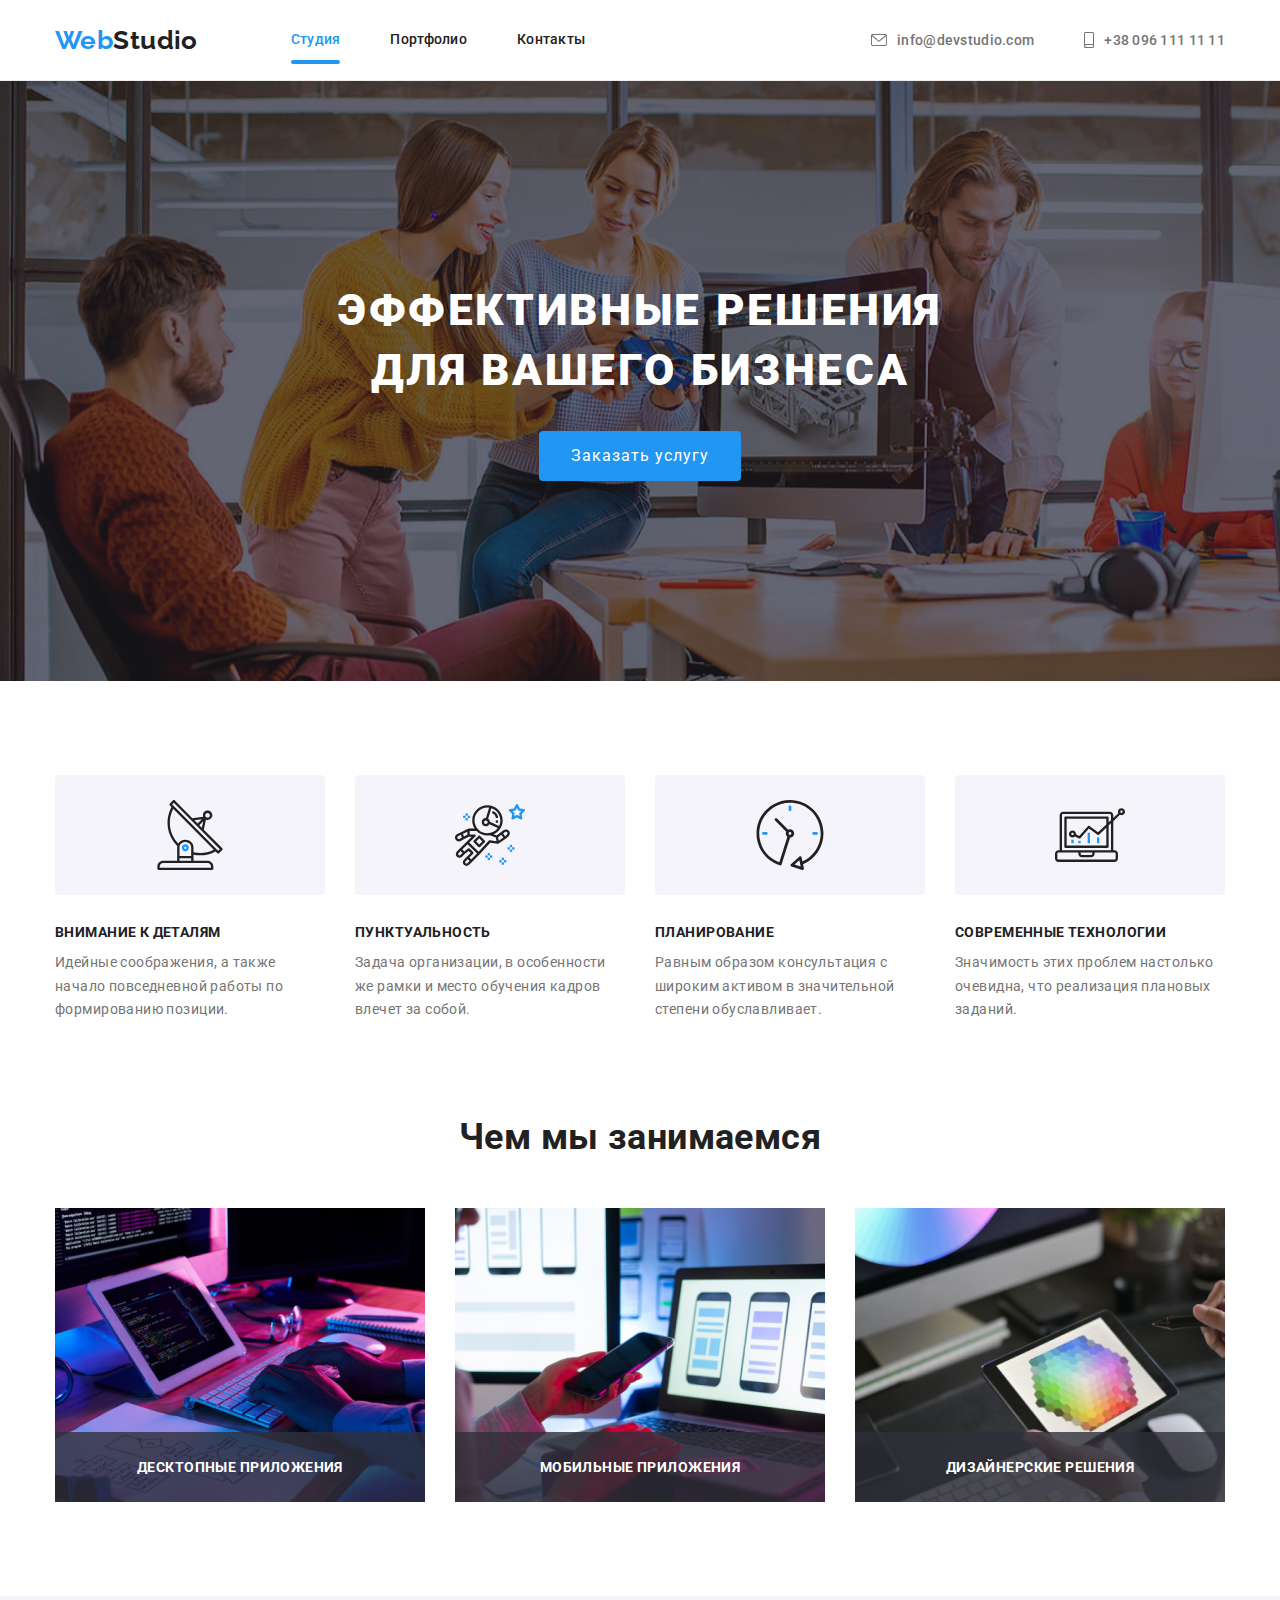
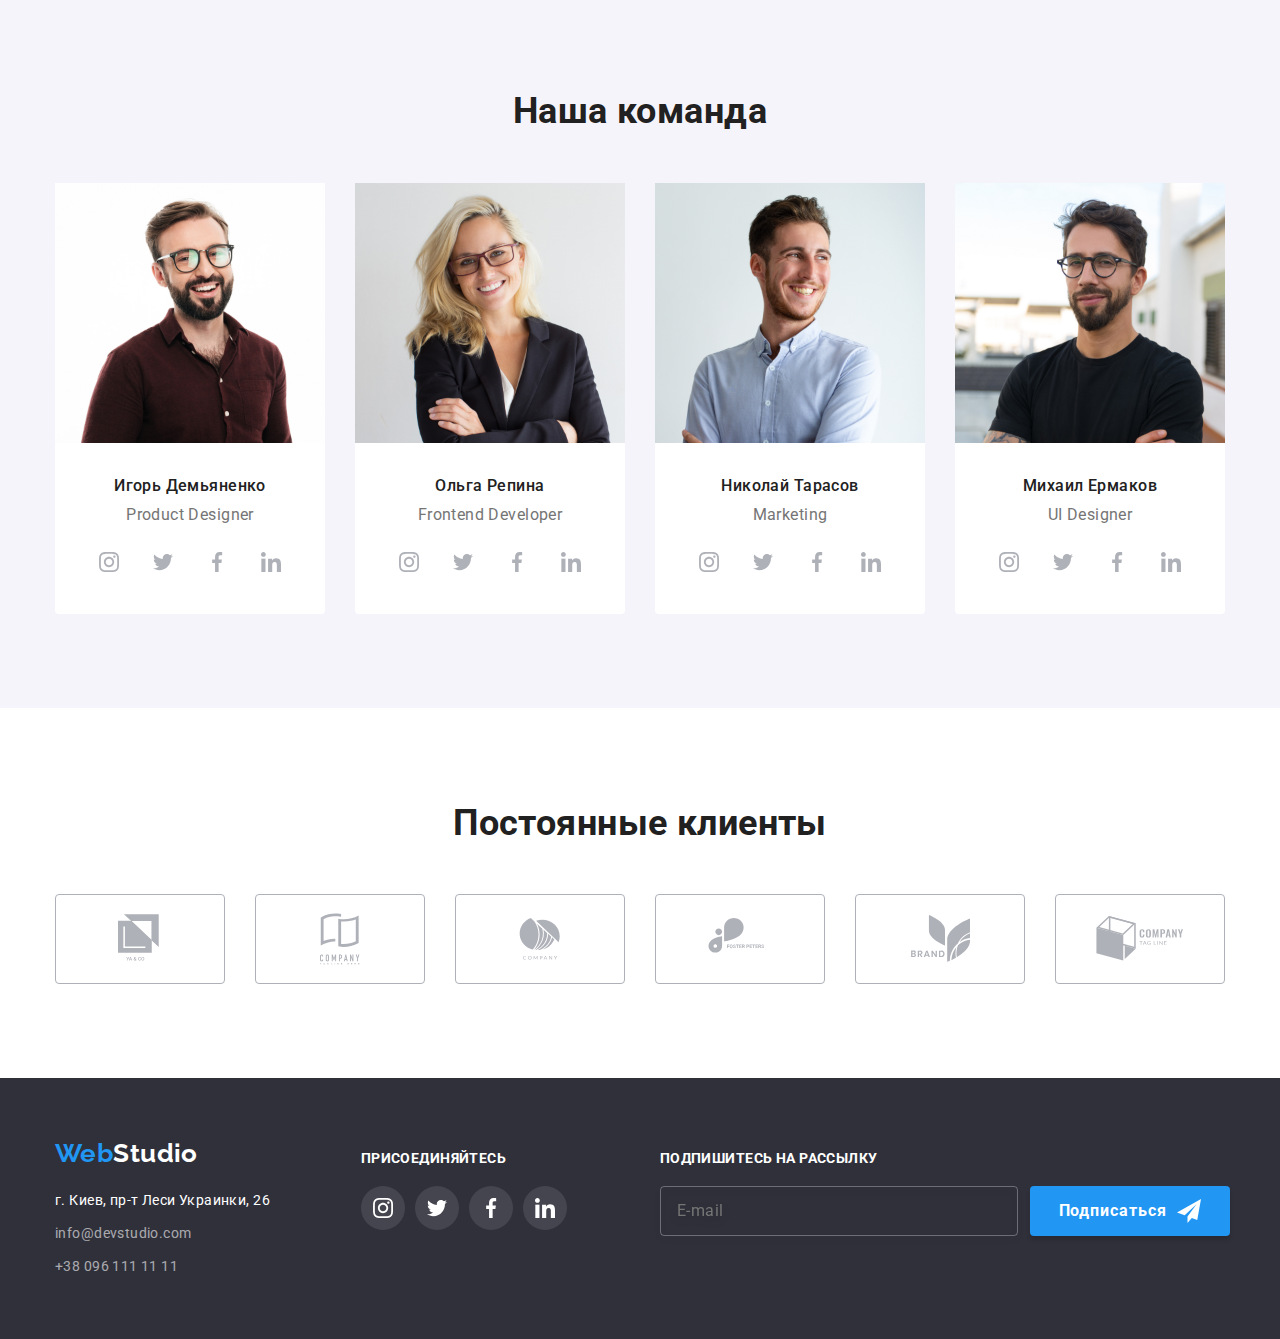
<file: index.html>
<!DOCTYPE html>
<html lang="ru">
<head>
  <meta charset="UTF-8">
  <meta name="viewport" content="width=device-width, initial-scale=1.0">
  <title>Студия</title>
  <link href="https://fonts.googleapis.com/css2?family=Raleway:wght@700&family=Roboto:wght@400;500;700;900&display=swap" rel="stylesheet">

  <link rel="stylesheet" href="https://cdnjs.cloudflare.com/ajax/libs/modern-normalize/1.0.0/modern-normalize.min.css">
  <link rel="stylesheet" href="./css/styles.css">
</head>
<body>
  <!-- ===================хедер================= -->
  <header class="header">
    <div class="nav container">  
      <nav class="site-nav">
        <a href="./index.html" lang="en" class="logo"><span class="accent">Web</span>Studio </a>
        <ul class="site-nav list">
          <li class="nav-item">
            <a href="./index.html" class="header-link link current">Студия</a></li>
          <li class="nav-item">
            <a href="./portfolio.html" class="header-link link">Портфолио</a></li>
          <li class="nav-item">
            <a href="#" class="header-link link">Контакты</a></li>
        </ul>
      </nav>
        <ul class="contacts list">
          <li class="contacts-item">
            <a href="mailto:info@devstudio.com" class="header-adress link">
              <svg class="mail-icon header-contacts-icon">
                <use href="./images/icons/sprite.svg#envelope"></use>
              </svg> 
              info@devstudio.com </a>
          </li>
          <li class="contacts-item">
            <a href="tel:+380961111111" class="header-adress link">
              <svg class="tel-icon header-contacts-icon">
                <use href="./images/icons/sprite.svg#smartphone"></use>
              </svg>
             +38 096 111 11 11 </a>
          </li>
        </ul>
    </div>    
  </header>
  <main>

    <!-- ===================Герой=======================-->

    <section class="hero">
      <div class="hero-wrapper container">
       <h1 class="hero-title">Эффективные решения для вашего бизнеса</h1>
       <button type="button" class="button" data-modal-open>Заказать услугу</button>
      </div>
    </section>
    
    <!--===================наши преимущества====================-->
    <section class="features section">
      <div class="container">
        <!-- <h2 class="section-title">Наши преимущества</h2> -->
        <ul class="features-list list">
          <li class="features-item antenna"><h3 class="title">Внимание к деталям</h3>
            <p class="text">Идейные соображения, а также начало повседневной работы по формированию позиции.</p>
          </li>
          <li class="features-item astronaut"><h3 class="title">Пунктуальность</h3>
            <p class="text">Задача организации, в особенности же рамки и место обучения кадров влечет за собой.</p>
          </li>
          <li class="features-item clock"><h3 class="title">Планирование</h3>
            <p class="text">Равным образом консультация с широким активом в значительной степени обуславливает.</p>
          </li>
          <li class="features-item diagram"><h3 class="title">Современные технологии</h3>
            <p class="text">Значимость этих проблем настолько очевидна, что реализация плановых заданий.</p>
          </li>
        </ul>
      </div>
    </section>

    <!--===================чем занимаемся==========================-->
    <section class="activities section">
      <div class="container">
      <h2 class="section-title">Чем мы занимаемся</h2>
          <ul class="activities-list list">
            <li class="activities-item">
              <a href="" class="activities-link">
                <img src="./images/occupation1.jpg" alt="програмист работает за столом" width="370" height="294">
                <p class="activities-discription">Десктопные приложения</p>
            </a>
          </li>
            <li>
              <a href="" class="activities-link">
                <img src="./images/occupation2.jpg" alt="дизайнер разрабарывает приложение" width="370" height="294">
                <p class="activities-discription">Мобильные приложения</p>

            </a>
          </li>
            <li>
              <a href="" class="activities-link">
                <img src="./images/occupation3.jpg" alt="дизайнер выбирает цвет из палитры на планшете" width="370" height="294">
                <p class="activities-discription">Дизайнерские решения</p>
              </a>
            </li>
          </ul>
      </div>
    </section>

    <!--=============================команда========================-->
    <section class="section team">
      <div class=" container">
          <h2 class="section-title">Наша команда</h2>
          <ul class="employees list">
            <li class="employer-card">
              <img src="./images/employer1.jpg" alt="фото Игоря Демьяненко" width="270" height="260" class="employer-photo">
              <h3 class="title">Игорь Демьяненко</h3>
              <p lang="en" class="position">Product Designer</p>
                            <!-- ===========иконки соц сетей========== -->

              <ul class="socials list">
                <li class="social-item">
                  <a class="social-link link">
                    <svg class="social-icon">
                      <use href="./images/icons/sprite.svg#instagram"></use>
                    </svg>
                  </a>
                </li>
                <li class="social-item">
                  <a class="social-link link">
                    <svg class="social-icon">
                      <use href="./images/icons/sprite.svg#twitter"></use>
                    </svg>
                  </a>
                </li>
                <li class="social-item">
                  <a class="social-link link">
                    <svg class="social-icon">
                      <use href="./images/icons/sprite.svg#facebook"></use>
                      </svg>
                  </a>
                </li>
                <li class="social-item">
                  <a class="social-link link">
                    <svg class="social-icon">
                      <use href="./images/icons/sprite.svg#linkedin"></use>
                      </svg>
                  </a>
                </li>
              </ul>
            </li>
            <li class="employer-card">
                  <img src="./images/employer2.jpg" alt="фото Ольги Репиной" width="270" height="260" class="employer-photo">
                  <h3 class="title">Ольга Репина</h3>
                  <p lang="en" class="position">Frontend Developer</p>
                  <!-- ===========иконки соц сетей========== -->

                  <ul class="socials list">
                
                <li class="social-item">
                  <a class="social-link link">
                    <svg class="social-icon">
                      <use href="./images/icons/sprite.svg#instagram"></use>
                    </svg>
                  </a>
                </li>
                <li class="social-item">
                  <a class="social-link link">
                    <svg class="social-icon">
                      <use href="./images/icons/sprite.svg#twitter"></use>
                    </svg>
                  </a>
                </li>
                <li class="social-item">
                  <a class="social-link link">
                    <svg class="social-icon">
                      <use href="./images/icons/sprite.svg#facebook"></use>
                    </svg>
                  </a>
                </li>
                <li class="social-item">
                  <a class="social-link link">
                    <svg class="social-icon">
                      <use href="./images/icons/sprite.svg#linkedin"></use>
                      </svg>
                  </a>
                </li>
                 </ul>
            </li>
            <li class="employer-card">
              <img src="./images/employer3.jpg" alt=" фото Николая Тарасова" width="270" height="260" class="employer-photo">
              <h3 class="title">Николай Тарасов</h3>
              <p lang="en" class="position">Marketing</p>
                            <!-- ===========иконки соц сетей========== -->

              <ul class="socials list">
                <li class="social-item">
                  <a class="social-link link">
                    <svg class="social-icon">
                      <use href="./images/icons/sprite.svg#instagram"></use>
                    </svg>
                  </a>
                </li>
                <li class="social-item">
                  <a class="social-link link">
                    <svg class="social-icon">
                      <use href="./images/icons/sprite.svg#twitter"></use>
                    </svg>
                  </a>
                </li>
                <li class="social-item">
                  <a class="social-link link">
                    <svg class="social-icon">
                      <use href="./images/icons/sprite.svg#facebook"></use>
                    </svg>
                  </a>
                </li>
                <li class="social-item">
                  <a class="social-link link">
                    <svg class="social-icon">
                      <use href="./images/icons/sprite.svg#linkedin"></use>
                    </svg>
                  </a>
                </li>
              </ul>

            </li>
            <li class="employer-card">
              <img src="./images/employer4.jpg" alt="фото Михаила Ермакова" width="270" height="260" class="employer-photo">
              <h3 class="title">Михаил Ермаков</h3>
              <p lang="en" class="position">UI Designer</p>
                            <!-- ===========иконки соц сетей========== -->

              <ul class="socials list">
                <li class="social-item">
                  <a class="social-link link">
                    <svg class="social-icon">
                      <use href="./images/icons/sprite.svg#instagram"></use>
                    </svg>
                  </a>
                </li>
                <li class="social-item">
                  <a class="social-link link">
                    <svg class="social-icon">
                      <use href="./images/icons/sprite.svg#twitter"></use>
                    </svg>
                  </a>
                </li>
                <li class="social-item">
                  <a class="social-link link">
                    <svg class="social-icon">
                      <use href="./images/icons/sprite.svg#facebook"></use>
                    </svg>
                  </a>
                </li>
                <li class="social-item">
                  <a class="social-link link">
                    <svg class="social-icon">
                      <use href="./images/icons/sprite.svg#linkedin"></use>
                    </svg>
                  </a>
                </li>
              </ul>
            </li>
          </ul>
      </div>
    </section>

    <!-- =====================Постоянные клиенты====================-->
    <section class="section clients">
      <div class="container">
        <h2 class="section-title"> Постоянные клиенты</h2>
        <ul class="clients-list list">
          <li class="clients-item">
            <a href="" class="clients-link link">
              <svg class="clients-icon" height="50px" width="45px"> 
                  <use href="./images/icons/sprite.svg#logo-1"></use> 
              </svg>
            </a>
          </li>
          <li class="clients-item">
            <a href="" class="clients-link link">
              <svg class="clients-icon" height="52px" width="40px">
                  <use href="./images/icons/sprite.svg#logo-2"></use>
              </svg>
            </a>
          </li>
          <li class="clients-item">
            <a href="" class="clients-link link">
              <svg class="clients-icon" height="42px" width="42px">
                <use href="./images/icons/sprite.svg#logo-3"></use>
              </svg>
            </a>
          </li>
          <li class="clients-item">
            <a href="" class="clients-link link">
              <svg class="clients-icon" height="42px" width="80px">
                <use href="./images/icons/sprite.svg#logo-4"></use>
              </svg>
            </a>
          </li>
          <li class="clients-item">
            <a href="" class="clients-link link">
              <svg class="clients-icon" height="47px" width="59px">
                <use href="./images/icons/sprite.svg#logo-5"></use>
              </svg>
            </a>
          </li>
          <li class="clients-item">
            <a href="" class="clients-link link">
              <svg class="clients-icon" height="45" width="88px">
                <use href="./images/icons/sprite.svg#logo-6"></use>
              </svg>
            </a>
          </li>
        </ul>
      </div>
    </section>
  </main>
<!-- ==========================футер======================= -->

  <footer class="footer">
    <div class="container">
        <div class="footer-adress">
            <a href="./index.html" lang="en" class="logo footer-logo"><span class="accent">Web</span>Studio</a>
            <address class="address">
              <ul class="address-list list">
                  <li class="address-item">г. Киев, пр-т Леси Украинки, 26</li>
                  <li class="address-item"><a href="mailto:info@devstudio.com" class="link">info@devstudio.com</a></li>
                  <li class="address-item"><a href="tel:+380961111111" class="link">+38 096 111 11 11 </a>
              </ul>
            </address>
         </div>
        <div class="socials-footer">
          <h3 class="footer-title">Присоединяйтесь</h3>
          <ul class="socials list">
            <li class="social-item">
              <a href="" class="social-link link">
                <svg class="social-icon">
                  <use href="./images/icons/sprite.svg#instagram"></use>
                </svg>
              </a>
            </li>
            <li class="social-item">
              <a href="" class="social-link link">
                <svg class="social-icon">
                  <use href="./images/icons/sprite.svg#twitter"></use>
                </svg>
              </a>
            </li>
            <li class="social-item">
              <a href="" class="social-link link">
                <svg class="social-icon">
                  <use href="./images/icons/sprite.svg#facebook"></use>
                </svg>
              </a>
            </li>
            <li class="social-item">
              <a href="" class="social-link link">
                <svg class="social-icon">
                  <use href="./images/icons/sprite.svg#linkedin"></use>
                </svg>
              </a>
            </li>
          </ul>
        </div>
        <div class="mailing-wrapper">
          <h2 class="footer-title">подпишитесь на рассылку</h2>
            <form action="#" class="mailing-form">
              <div class="input-wrapper">
              <input type="email" name="email" class="mailing-input" id="email" placeholder="E-mail" required>
              <button type="submit" class="mailing-btn btn">
            Подписаться
                <svg class="mailing-icon">
                  <use href="./images/icons/sprite.svg#send"></use>
                </svg>
              </button>
            </div>
            </form>
        </div>
      
    </div>
  </footer>
    <!--==============================модальное окно=====================  -->
  <div class="backdrop is-hidden" data-modal>
    <div class="modal">
      <button type="button" class="modal-close-btn" data-modal-close>
        <svg width="30" height="30">
          <use href="./images/icons/sprite.svg#close"></use>
        </svg>
      </button>
      <form action="#" class="modal-form">
        <h2 class="modal-title">Оставьте свои данные, мы вам перезвоним</h2>
        <label for="user-email">
          Имя
          <span class="modal-input-wrapper">  
              <input type="user-name" name="user-name" id="user-name" placeholder="" class="modal-form-input">
              <svg class="modal-form-icon">
                <use href="./images/icons/sprite.svg#person"></use>
              </svg>
          </span>
        </label>        <label for="user-phone">
          Телефон
          <span class="modal-input-wrapper">  
              <input type="tel" name="user-phone" id="user-phone" placeholder="" class="modal-form-input">
              <svg class="modal-form-icon">
                <use href="./images/icons/sprite.svg#phone"></use>
              </svg>
          </span>
        </label>
        <label for="user-email">
            Почта
          <span class="modal-input-wrapper">  
                <input type="email" name="user-email" id="user-email" placeholder="" class="modal-form-input">
                <svg class="modal-form-icon">
                  <use href="./images/icons/sprite.svg#email"></use>
                </svg>
            </span>
        </label>
        <label for="">Коментарий
          <textarea name="user-comment" id="user-comment" placeholder="Введите текст" class="user-comment"></textarea>
        </label>
        <div class="policy-wrapper">
        <input type="checkbox" name="user-policy" value="user-policy-ok" class="modal-form-policy visually-hidden" id="user-policy">
        <label for="user-policy" class="modal-form-policy-label">
        Соглашаюсь с рассылкой и принимаю&nbsp;<a href="#" class="policy-link">Условия договора</a>
        </label>
        </div>
        <button type="submit" class="modal-form-btn btn">Отправить</button>

      </form>
    </div>
  </div>   
 <!-- ========================скрипт=================================== -->
  <script src="./js/modal.js"></script>

</body>

</html>
</file>
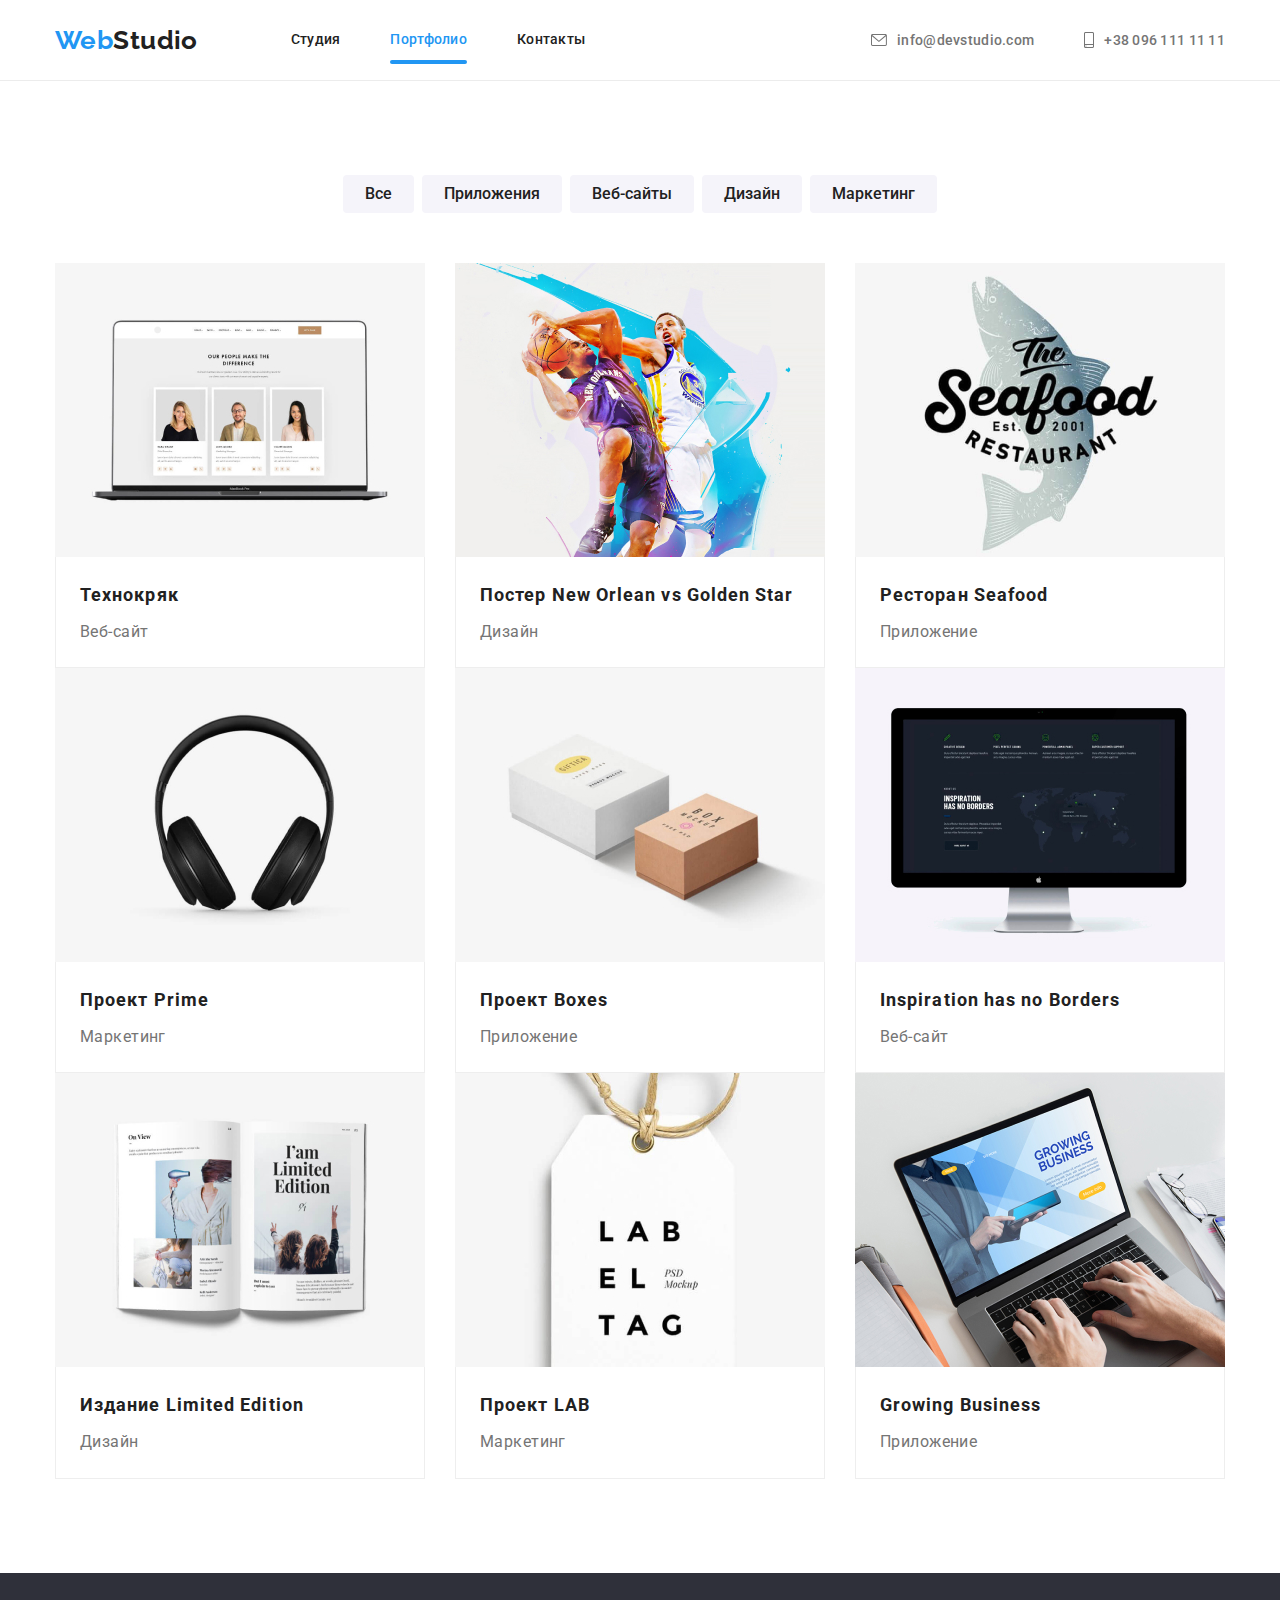
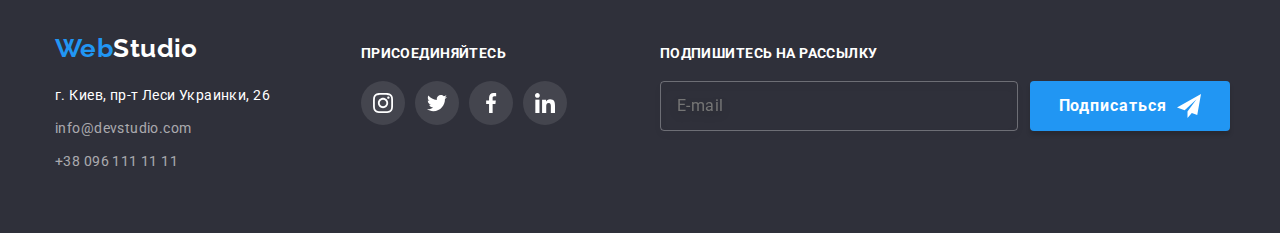
<file: portfolio.html>
<!DOCTYPE html>
<html lang="ru">
<head>
    <meta charset="UTF-8">
    <meta name="viewport" content="width=device-width, initial-scale=1.0">
    <title>Портфолио</title>
    <link href="https://fonts.googleapis.com/css2?family=Raleway:wght@700&family=Roboto:wght@400;500;700;900&display=swap" rel="stylesheet">

    <link rel="stylesheet" href="https://cdnjs.cloudflare.com/ajax/libs/modern-normalize/1.0.0/modern-normalize.min.css">
    <link rel="stylesheet" href="./css/styles.css">
</head>
<body>

  <!-- =======Хедер=========== -->
  <header class="header">
    <div class="nav container">  
      <nav class="site-nav">
        <a href="./index.html" lang="en" class="logo"><span class="accent">Web</span>Studio </a>
        <ul class="site-nav list">
          <li class="nav-item">
            <a href="./index.html" class="header-link link">Студия</a></li>
          <li class="nav-item">
            <a href="./portfolio.html" class="header-link link current">Портфолио</a></li>
          <li class="nav-item">
            <a href="#" class="header-link link">Контакты</a></li>
        </ul>
      </nav>
        <ul class="contacts list">
          <li class="contacts-item">
            <a href="mailto:info@devstudio.com" class="header-adress link">
              <svg class="mail-icon header-contacts-icon">
                <use href="./images/icons/sprite.svg#envelope"></use>
              </svg> 
              info@devstudio.com </a>
          </li>
          <li class="contacts-item">
            <a href="tel:+380961111111" class="header-adress link">
              <svg class="tel-icon header-contacts-icon">
                <use href="./images/icons/sprite.svg#smartphone"></use>
              </svg>
             +38 096 111 11 11 </a>
          </li>
        </ul>
    </div>    
  </header>
   <main>
   <!--======== фильтры ==========-->
    <section class="portfolio section">
      <div class="container">
          <!-- <h1>Портфолио</h1> -->
          <ul class="filter list">
            <li><button type="button" class="button">Все</button></li>
            <li><button type="button" class="button">Приложения</button></li>
            <li><button type="button" class="button">Веб-сайты</button></li>
            <li><button type="button" class="button">Дизайн</button></li>
            <li><button type="button" class="button">Маркетинг</button></li>
          </ul>
    <!--=======проекты============  -->
          <ul class="projects list">
            <li class="projects-item">
              <a href="#" class="project-link">
                <div class="project-thumb">
                  <img src="./images/project1.jpg" alt="макбук про с открытой веб-страницей" width="370" height="294" class="project-img">
                  <p class="project-overlay" >Технокряк это современная площадка распространения коронавируса. Компании используют
                     эту платформу для цифрового шпионажа и атак на защищённые сервера конкурентов.</p>
                </div>
                <div class="projects-text">
                  <h2 class="title">Технокряк</h2>
                  <p class="text">Веб-сайт</p>
              </div>
              </a>
            </li>
            <li class="projects-item">
              <a href="#" class="project-link">
                <div class="project-thumb">
                <img src="./images/project2.jpg" alt="два баскетболиста в прыжке борятся за мяч" width="370" height="294" class="project-img">
                <p class="project-overlay" >Технокряк это современная площадка распространения коронавируса. Компании используют
                  эту платформу для цифрового шпионажа и атак на защищённые сервера конкурентов.</p>
                </div>
                <div class="projects-text">
                  <h2 class="title">Постер <span lang="en">New Orlean vs Golden Star</span></h2>
                  <p class="text">Дизайн</p>
                </div>
              </a>
            </li>
            <li class="projects-item">
              <a href="#" class="project-link">
                <div class="project-thumb">
                  <img src="./images/project3.jpg" alt="логотип ресторана морской еды" width="370" height="294" class="project-img">
                  <p class="project-overlay" >Технокряк это современная площадка распространения коронавируса. Компании используют
                    эту платформу для цифрового шпионажа и атак на защищённые сервера конкурентов.</p>
                </div>
                <div class="projects-text">
                  <h2 class="title">Ресторан <span lang="en">Seafood</span></h2>
                  <p class="text">Приложение</p>
                </div>
              </a>
            </li>
            <li class="projects-item">
              <a href="#" class="project-link">
                <div class="project-thumb">
                  <img src="./images/project4.jpg" alt="наушники" width="370" height="294" class="project-img">
                  <p class="project-overlay" >Технокряк это современная площадка распространения коронавируса. Компании используют
                    эту платформу для цифрового шпионажа и атак на защищённые сервера конкурентов.</p>
                </div>
                  <div class="projects-text">
                  <h2 class="title">Проект <span lang="en">Prime</span></h2>
                  <p class="text">Маркетинг</p>
                </div>
              </a>
            </li>
            <li class="projects-item">
              <a href="#" class="project-link">
                <div class="project-thumb">
                  <img src="./images/project5.jpg" alt="две коробки белая и розовая" width="370" height="294" class="project-img">
                  <p class="project-overlay" >Технокряк это современная площадка распространения коронавируса. Компании используют
                    эту платформу для цифрового шпионажа и атак на защищённые сервера конкурентов.</p>
                </div>
                  <div class="projects-text">
                  <h2 class="title">Проект <span lang="en">Boxes</span></h2>
                  <p class="text">Приложение</p>
                </div class="projects-text">
              </a> 
            </li>
            <li class="projects-item"> 
              <a href="#" class="project-link">
                <div class="project-thumb">
                  <img src="./images/project6.jpg" alt="монитор с открытым сайтом" width="370" height="294" class="project-img">
                  <p class="project-overlay" >Технокряк это современная площадка распространения коронавируса. Компании используют
                    эту платформу для цифрового шпионажа и атак на защищённые сервера конкурентов.</p>
                </div>
                  <div class="projects-text">
                  <h2 lang="en" class="title">Inspiration has no Borders</h2>
                  <p class="text">Веб-сайт</p>
                </div>
              </a>
            </li>
            <li class="projects-item">
              <a href="#" class="project-link">
                <div class="project-thumb">
                  <img src="./images/project7.jpg" alt="открытый журнал" width="370" height="294" class="project-img">
                  <p class="project-overlay" >Технокряк это современная площадка распространения коронавируса. Компании используют
                    эту платформу для цифрового шпионажа и атак на защищённые сервера конкурентов.</p>
                </div>
                  <div class="projects-text">
                  <h2 class="title">Издание <span lang="en">Limited Edition</span></h2>
                  <p class="text">Дизайн</p>
                </div>
              </a>
            </li>
            <li class="projects-item">
              <a href="#" class="project-link">
                <div class="project-thumb">
                  <img src="./images/project8.jpg" alt="ярлык с надписью" width="370" height="294" class="project-img">
                  <p class="project-overlay" >Технокряк это современная площадка распространения коронавируса. Компании используют
                    эту платформу для цифрового шпионажа и атак на защищённые сервера конкурентов.</p>
                </div>
                <div class="projects-text">
                  <h2 class="title">Проект <span lang="en">LAB</span></h2>
                  <p class="text">Маркетинг</p>
                </div>
              </a>
            </li>
            <li class="projects-item">
              <a href="#" class="project-link">
                <div class="project-thumb">
                  <img src="./images/project9.jpg" alt="мужские руки на клавиатуре ноутбука" class="project-img">
                  <p class="project-overlay" >Технокряк это современная площадка распространения коронавируса. Компании используют
                    эту платформу для цифрового шпионажа и атак на защищённые сервера конкурентов.</p>
                </div>
                <div class="projects-text">
                  <h2 lang="en" class="title">Growing Business</h2>
                  <p class="text">Приложение</p>
                </div>
              </a>
            </li>
          </ul>
        </div>
      </div>
    </section>
  </main>

  <!-- ========футер============ -->
  <footer class="footer">
    <div class="container">
        <div class="footer-adress">
            <a href="./index.html" lang="en" class="logo footer-logo"><span class="accent">Web</span>Studio</a>
            <address class="address">
              <ul class="address-list list">
                  <li class="address-item">г. Киев, пр-т Леси Украинки, 26</li>
                  <li class="address-item"><a href="mailto:info@devstudio.com" class="link">info@devstudio.com</a></li>
                  <li class="address-item"><a href="tel:+380961111111" class="link">+38 096 111 11 11 </a>
              </ul>
            </address>
         </div>
        <div class="socials-footer">
          <h3 class="footer-title">Присоединяйтесь</h3>
          <ul class="socials list">
            <li class="social-item">
              <a href="" class="social-link link">
                <svg class="social-icon">
                  <use href="./images/icons/sprite.svg#instagram"></use>
                </svg>
              </a>
            </li>
            <li class="social-item">
              <a href="" class="social-link link">
                <svg class="social-icon">
                  <use href="./images/icons/sprite.svg#twitter"></use>
                </svg>
              </a>
            </li>
            <li class="social-item">
              <a href="" class="social-link link">
                <svg class="social-icon">
                  <use href="./images/icons/sprite.svg#facebook"></use>
                </svg>
              </a>
            </li>
            <li class="social-item">
              <a href="" class="social-link link">
                <svg class="social-icon">
                  <use href="./images/icons/sprite.svg#linkedin"></use>
                </svg>
              </a>
            </li>
          </ul>
        </div>
        <div class="mailing-wrapper">
          <h2 class="footer-title">подпишитесь на рассылку</h2>
            <form action="#" class="mailing-form">
              <div class="input-wrapper">
              <input type="email" name="email" class="mailing-input" id="email" placeholder="E-mail" required>
              <button type="submit" class="mailing-btn btn">
            Подписаться
                <svg class="mailing-icon">
                  <use href="./images/icons/sprite.svg#send"></use>
                </svg>
              </button>
            </div>
            </form>
        </div>
      
    </div>
  </footer>
</body>
</html>
</file>
<file: css/styles.css>
/* основные цвета */
/* основной цвет текста #212121; */
/* вторичный цвет текста #757575; */
/* акцент цвет  #2196f3; */
/* белый #ffffff */

/* цвет фона  #E5E5E5; */
/* цвет фона хедера #FFFFFF; */
/* цвет фона футера #2F303A; */

        /*цвет почта и телефон в футере  */
/* rgba(255, 255, 255, 0.6); */
/* цвет фона кнопки #F5F4FA */

:root{
        --primary-text-color:#757575;
        --title-text-color:#212121;
        --accent-color:#2196f3;
        --accent-white-color: #ffffff;
        --primary-bg-color: #ffffff;
        --team-bg-color:  #F5F4FA;
        --footer-bg-color: #2F303A;
        --button-color: #F5F4FA;
        --primary-font: Roboto, sans-serif;
        --secondary-font: Raleway, sans-serif;
}
*,
*::before,
*::after{
        margin: 0;
        padding: 0;
}

body {
        background-color: var(--primary-bg-color); 
        color: var(--primary-text-color);

        font-family: var(--primary-font);
        letter-spacing: 0.03em;
        font-size: 14px;
  }

.list{
        list-style: none;
        margin: 0px;
        padding: 0px;
}
.button {
        display: inline-block;
        border: 0px;
        border-radius: 4px;
        text-align: center;
        cursor: pointer;

}
.container {
        width: 1200px;
        /* outline: 2px solid red; */
        padding: 0 15px;
        margin: 0 auto;
        }
.section {
        padding-top: 94px;
        padding-bottom: 94px;
}
.section-title{
        color: var(--title-text-color);

        font-weight: 700;
        font-size: 36px;
        line-height: 1.17;
        text-align: center;

        margin-top: 0px;
        margin-bottom: 50px;
        
}
.btn {
        display:inline-flex;
        justify-content: center;
        align-content: center;
        min-width: 200px;
        height: 50px;

        border: none;
        background-color: var(--accent-color);
        box-shadow: 0px 4px 4px rgba(0, 0, 0, 0.15);
        border-radius: 4px;

        font-weight: 700;
        font-size: 16px;
        line-height: 1.875;
        color: var(--accent-white-color);
        display: flex;
        align-items: center;
        text-align: center;
        letter-spacing: 0.06em;
        cursor: pointer;

}
.visually-hidden {
        position: absolute !important;
        clip: rect(1px 1px 1px 1px); /* IE6, IE7 */
        clip: rect(1px, 1px, 1px, 1px);
        padding: 0 !important;
        border: 0 !important;
        height: 1px !important;
        width: 1px !important;
        overflow: hidden;
      }


/*  =================Хедер===================== */
.logo{
        color: var(--title-text-color);  
        text-decoration: none;

        font-family: var(--secondary-font);
        font-weight: 700;
        font-size: 26px;
        line-height: 1.19;

        margin-right: 93px;
        
}

.logo .accent{
        color: var(--accent-color);
}

/* ===============навигация сайта==================  */
.nav.container {
        display: flex;
        justify-content: space-between;
        /* padding-top: 24px;
        padding-bottom: 24px; */
}
.header {
        border-bottom: 1px solid #ECECEC;
}
.site-nav{
        display: flex;
        justify-content: space-between;
        align-items: center;
}
/* .site-nav.list{
        margin-top: 32px;
        margin-bottom: 32px;
} */
.nav-item {
        position: relative;
        display: flex;
}
.contacts.list:last-child {
        margin-left: 50px;
}

.site-nav .link {
        color: var(--title-text-color);
}

.contacts.list {
        display: flex;
        align-items: center;
}        

.contacts .link{
        color: var(--primary-text-color);
}

.site-nav li+li {
        margin-left: 50px;
} 
.link{
        text-decoration: none;

}
.header-link {
        
        font-weight: 500;
        font-size: 14px;
        line-height: 1.14;
        letter-spacing: 0.02em;

        transition-duration: 250ms;
        transition-timing-function: cubic-bezier(0.4, 0, 0.2, 1);

        padding: 32px 0px;

}
.header-link:hover,
.header-link:focus {
        color: var(--accent-color);
}


.site-nav .link.current{
        color: var(--accent-color);
        justify-content: top;
}
.link.current::after {
        position: absolute;
        content: "";
        display: block;

        height: 4px;
        width: 100%;
        background-color: var(--accent-color);
        border-radius: 2px;
        align-self: flex-end;
        margin-top: 28px;
        /* pointer-events: none; */
}

/* /* .contacts-item {
        margin-top: 32px;
        margin-bottom: 32px;} */
.contacts li+li {
        margin-left: 50px;
}
.header-contacts-icon {
        margin-right: 10px;

        transition-duration: 250ms;
        transition-timing-function: cubic-bezier(0.4, 0, 0.2, 1);

}
     
.header-adress {
        display: flex;
        align-items: center;
        font-weight: 500;
        font-size: 14px;
        line-height: 1.143;
        letter-spacing: 0.02em;


        transition-duration: 250ms;
        transition-timing-function: cubic-bezier(0.4, 0, 0.2, 1);
}
.header-adress:hover {
color:  var(--accent-color)
}

.header-adress:hover .header-contacts-icon,
.header-adress:focus .header-contacts-icon {
        --color3: #2196f3;
}
.mail-icon {
        width: 16px;
        height: 12px;
}
     .tel-icon{
       width: 10px;
       height: 16px;
}
    
      
/* =========================Герой =================*/
.hero {
        background-color: var(--footer-bg-color);
        margin: 0 auto;
        padding-top: 200px;
        padding-bottom: 200px;

        max-width: 1600px;
        background-image: linear-gradient(
                rgba(47, 48, 58, 0.4),
                rgba(47, 48, 58, 0.4)),        
        url(../images/background.jpg);
        background-size: cover;
}
.hero-wrapper {

        display: flex;
        justify-content: center;
        flex-direction: column;
        align-items: center;
        
}
.hero-title {
        color: var(--accent-white-color);

        font-weight: 900;
        font-size: 44px;
        line-height: 1.36;
        letter-spacing: 0.06em;
        text-align: center;     
        text-transform: uppercase;

        width: 698px;
        margin-bottom: 30px;
}
.hero .button{
        color: var(--accent-white-color);
        background-color: var(--accent-color);

        font-family: inherit;
        text-decoration: none;
        letter-spacing: 0.06em;
        font-size: 16px;
        line-height: 1.875;

        padding: 10px 32px;
}
/* =====================секции================ */
/* .features,
.activities,
.employees{
        list-style: none;
} */

/* =================Преимущества =================*/
.features.section{
        padding-bottom: 0px;
}

.features .section-title{
        margin: 0;
}
.features-list .title{
        color: var(--title-text-color);

        font-weight: 700;
        font-size: 14px;
        line-height: 1.14;
        text-transform: uppercase;

        margin-top: 0px;
        margin-bottom: 10px;
}
.text {
        line-height: 1.71;
        margin: 0px;
}
/* .features {
        padding-top: 94px;
        padding-bottom: 94px; 
} */
.features-list{
        display: flex;
        justify-content: center;
}
.features-list li+li{
        margin-left: 30px;
}
.features-list li{
        max-width: 270px;
}
.features-item::before{
        content: "";
        display: block;
      
        width: 270px;
        height: 120px;
        
        margin-bottom: 30px;
        background-size: 70px 70px;
        background-position: center;
        background-repeat: no-repeat;
        background-color: #f5f4fa;
        border-radius: 4px;
         
}
.antenna::before{
        background-image: url(../images/icons/antenna.svg);
}
      
.astronaut::before{
        background-image: url(../images/icons/astronaut.svg);
}
.clock::before{
        background-image: url(../images/icons/clock.svg);
}
.diagram::before{
        background-image: url(../images/icons/diagram.svg);
}
      
      
/* ====================чем мы занимаемся=============== */

.activities {
        padding-bottom: 94px;
}
.activities-list {
        display: flex;
}
.activities-list li+li {
        margin-left: 30px;
}
.activities-link {
        position: relative;
        text-decoration: none;
        display: flex;
        
        
}
.activities-discription {
        position: absolute;
        bottom: 0px;

        width: 100%;
                
        font-weight: 700;
        font-size: 14px;
        line-height: 1.143;
        text-align: center;
        background-color: rgba(47, 48, 57, 0.8);
        text-transform: uppercase;
        color: var(--accent-white-color);
        
        padding-top: 27px;
        padding-bottom: 27px;
        
        
}

/* ========================Команда==================== */

.team {
background-color: var(--team-bg-color);
/* padding-top: 94px;
padding-bottom: 94px;
*/
}

.team .employer-card {
        background-color: var(--primary-bg-color);
        border-radius: 0px 0px 4px 4px;

        padding-bottom: 30px;
        
}

.employer-photo {
        margin-bottom: 30px;

}

.employees .title{
        color: var(--title-text-color);

        font-weight: 500;
        font-size: 16px;
        line-height: 1.19;
        text-align: center;

        margin-top: 0px;
        margin-bottom: 10px;
}

.position {
        font-size: 16px;
        line-height: 1.19;
        margin-bottom: 16px;
        text-align: center;
}
.employees.list{
        display: flex;
}
.employees.list>li+li{
        margin-left: 30px;
}
.socials{
        display: flex;
        justify-content: center;
      }
.social-item:not(:last-child) {
        margin-right: 10px;
}

.social-link {
        justify-content: center;
        align-items: center;
        display: flex;

        width: 44px;
        height: 44px;
        border-radius: 50%;

        background-size: cover;
        background-color: var(--primary-bg-color);

        transition: 250ms cubic-bezier(0.4, 0, 0.2, 1);

        /* transition-timing-function: cubic-bezier(0.4, 0, 0.2, 1);
        transition-duration: 250ms; */
}
.social-icon {  
        width: 20px;
        height: 20px;
        /* fill: #afb1b8; */

        
}
.social-link:hover,
.social-link:focus {
        background-color: var(--accent-color);
}

.social-link:hover .social-icon,
.social-link:focus .social-icon {
        --color4: #ffffff;
}



/* ===============================Клиенты===================== */


.clients-list {
        display: flex;
        align-items: center;
        justify-content: space-between;
}

.clients-item {
        display: flex;
        justify-content: center;
        align-items: center;
        }
.clients-iteam:not(:last-child){
        margin-right: 30px;
}


.clients-link{
        display: flex;
        width: 170px;
        height: 90px;

        justify-content: center;
        align-items: center;
        border: 1px solid;
        border-color: #AFB1B8;
        border-radius: 4px;
        --color4: #AFB1B8; 

        transition: 250ms cubic-bezier(0.4, 0, 0.2, 1);
}
.clients-link:hover,
.clients-link:focus {

        
        border-color: var(--accent-color);
}
.clients-icon{
                   
        transition-duration: 250ms; 
        transition-timing-function: cubic-bezier(0.4, 0, 0.2, 1);
        transition: 250ms cubic-bezier(0.4, 0, 0.2, 1); 
}

.clients-link:hover .clients-icon,
.clients-link:focus .clients-icon {
        
        --color4: #2196f3;

        /* transition: 250ms cobic-bezier(0.4, 0, 0.2, 1); */
        /* box-shadow: 0px 4px 4px 0px rgba(0, 0, 0, 0.25), 0px 4px 4px 0px rgba(0, 0, 0, 0.25); */
        }


/* =======================футер======================= */
.footer .container {
        display: flex;
}
.footer{
        background-color: var(--footer-bg-color);
        padding-bottom: 60px;
        padding-top: 60px;
}
.footer-adress {
        margin-right: 70px;
}

.footer-logo {
        color: var(--accent-white-color);
        text-decoration: none;

        display: block;
        margin-bottom: 20px;
}
.footer-logo .accent {
        color: var(--accent-color)
}
.address-list {
        color: var(--accent-white-color);
        list-style: none;

        font-style: normal;
        font-size: 14px;
        line-height: 1.71;
        display: block;
}
.address .link {
color: rgba(255, 255, 255, 0.6);
text-decoration: none;

font-weight: 400;
font-size: 14px;
line-height: 1.71;
letter-spacing: 0.03em;
}

.address-list li+li {
        margin-top: 9px;
}
.socials-footer{
        margin-top: 12px;
}
.footer-title {
        margin-bottom: 20px;
        font-weight: 700;
        font-size: 14px;
        line-height: 1.143;
        letter-spacing: 0.03em;
        text-transform: uppercase;
        color: #ffffff;
}
.socials-footer .social-link{
        --color4: #ffffff;      
        background-color: rgba(255, 255, 255, 0.1);

        transition: 250ms cubic-bezier(0.4, 0, 0.2, 1);

}
.socials-footer .social-link:hover {
        background-color: var(--accent-color);
}
/* =========================Подписка на рассылку====================== */
.mailing-wrapper {
margin-top: 12px;
margin-left: 93px;

}


.mailing-input {
        width: 358px;
        height: 50px;
        padding: 15px 16px;
        
        font-weight: normal;
        font-size: 16px;
        line-height: 1.25;
        letter-spacing: 0.03em;

        border: 1px solid rgba(255, 255, 255, 0.3);
        box-sizing: border-box;
        filter: drop-shadow(0px 4px 4px rgba(0, 0, 0, 0.15));
        border-radius: 4px;
        background-color: inherit;
        color: var(--accent-white-color);
        
        transition-duration: 250ms;
        transition-timing-function: cubic-bezier(0.4, 0, 0.2, 1);
}

.input-wrapper{
        display: flex;
}

.mailing-btn {
        margin-left: 12px;
        padding: 10px 28px;
}

.mailing-icon {
        width: 24px;
        height: 24px;
        margin-left: 10px;
}


/* ========================конец футера======================== */
        
/* =======================модальное окно======================= */

.backdrop {
        position: fixed;
        left: 0px;
        top: 0px;
        width: 100%;
        height: 100%;
        background: rgba(0, 0, 0, 0.2);
        transition: 250ms linear;
}
      
.modal {
        position: absolute;
        top: 50%;
        left: 50%;
        transform: translate(-50%, -50%);
        width: 528px;
        min-height: 581px;
        background-color: #ffffff;
        box-shadow: 0px 1px 3px rgba(0, 0, 0, 0.12), 0px 1px 1px rgba(0, 0, 0, 0.14),
          0px 2px 1px rgba(0, 0, 0, 0.2);
        border-radius: 4px;

        transition: 250ms linear;
        padding: 40px;
}
      
.modal-close-btn {
        
        width: 30px;
        height: 30px;
        position: absolute;
        top: 8px;
        right: 8px;
        border-radius: 50%;
        border: 0px;

        cursor: pointer;
        

}
.is-hidden {
        opacity: 0;
        visibility: hidden;
        pointer-events: none;
}


.modal-form {
        display:flex;
        flex-direction: column;
}

.modal-title{
        font-weight: 700;
        font-size: 20px;
        line-height: 1.15;
        text-align: center;
        letter-spacing: 0.03em;

        color: #212121;
        margin-bottom: 12px;
}
.modal-input-wrapper{
        position: relative;
        display: block;
}
.modal-form-input {

        width: 100%;
        height: 40px;
        border: 1px solid rgba(33, 33, 33, 0.2);
        border-radius: 4px;
        padding-left: 42px;
        margin-bottom: 10px;
        box-sizing: border-box;
        transition-duration: 250ms;
        transition-timing-function: cubic-bezier(0.4, 0, 0.2, 1);
}

.modal-form-icon{
        width: 18px;
        height: 18px;
        position: absolute;
        left: 12px;
        top: 11px;
        

}


.modal-form-btn {
        display: block;
        align-items: center;
        text-align: center;
        letter-spacing: 0.06em;
        padding: 10px 55px;
        margin: 0 auto;
        margin-top: 30px
}

.user-comment {
        width: 100%;
        height: 120px;
        margin-bottom: 20px;
        padding: 12px 16px;
        border: 1px solid rgba(33, 33, 33, 0.2);
        box-sizing: border-box;
        border-radius: 4px;
        resize: none;
        transition-duration: 250ms;
        transition-timing-function: cubic-bezier(0.4, 0, 0.2, 1);
}
.modal-form-input:focus,
.user-comment:focus {
        outline: none;
        border: 1px solid var(--accent-color);
        
}
.modal-form-input:focus + .modal-form-icon {
        fill: var(--accent-color);
}
.modal-form-policy-label {
        display: flex;

        align-items: center;
        font-weight: normal;
        font-size: 14px;
        line-height: 1.714;
        letter-spacing: 0.03em;
        transition-duration: 250ms;
        transition-timing-function: cubic-bezier(0.4, 0, 0.2, 1);
                
}
.modal-form-policy-label::before {
        content: "";
        display: block;
        width: 16px;
        height: 15px;
        border: 2px solid #212121;
        border-radius: 2px;
        margin-right: 8px;
        transition-duration: 250ms;
        transition-timing-function: cubic-bezier(0.4, 0, 0.2, 1);
}
.policy-link {
color: var(--accent-color);
}

.modal-form-policy:checked + .modal-form-policy-label::before {
        background-color: var(--accent-color);
        background-image: url(../images/icons/check.svg);
        background-size: cover;
        background-repeat:no-repeat;
 border: 0px;
}

/* =============================Портфолио========================== */

/* =============================фильтры====================== */
/* .portfolio {
        padding-top: 94px;
        padding-bottom: 94px;
} */

.filter {
        margin-bottom: 50px;
        display: flex;
        justify-content: center;
}
.filter li+li{
        margin-left: 8px;
}

.filter .button {
        color: var(--title-text-color);
        background-color: var(--button-color);

        font-family: inherit;
        font-weight: 500;
        font-size: 16px;
        line-height: 1.6;

        padding: 6px 22px;

        transition-duration: 250ms;
        transition-timing-function: cubic-bezier(0.4, 0, 0.2, 1);
}

.filter .button:hover, 
.filter .button:focus{
        color:var(--accent-white-color) ;
        background-color: var(--accent-color);
}
.project-thumb {
        position: relative;
        display: flex;

        justify-content: center;
        align-items: center;

        overflow: hidden;

}
.project-thumb:hover .project-overlay{
        transform: translateY(-100%);
}
.project-overlay {
        position: absolute;
        bottom: -100%;
        
        width: 100%;
        height: 100%;

        font-style: normal;
        font-size: 18px;
        line-height: 1.556;
        letter-spacing: 0.03em;
        padding: 63px 24px;

        background-color: rgba(33, 150, 243, 0.9);
        color: var(--accent-white-color);
        
        transition: transform 250ms cubic-bezier(0.4, 0, 0.2, 1);
}


/* ===================проэкты=========================== */

.projects {
        display: flex;
        flex-wrap: wrap;
}


.projects .project-link {
        text-decoration: none;
        color: var(--primary-text-color);
        display: block;
}
.project-img{
        display: block;
}

.projects .title {
        color: var(--title-text-color);

        font-weight: 700;
        font-size: 18px;
        line-height: 2;
        letter-spacing: 0.06em;
        
        margin-top: 0px;
        margin-bottom: 4px;
}

.projects .text{
        font-size: 16px;
        line-height: 1.9;

        /* margin-bottom: 20px; */
        
}

.projects-item {
background-color: var(--primary-bg-color);
max-width: 370px;
/* padding-bottom: 20px; */

display: flex;
justify-content: center;

transition-duration: 250ms;
transition-timing-function: cubic-bezier(0.4, 0, 0.2, 1);

}
.projects-item:hover,
.projects-item:focus {
        box-shadow: 0px 1px 1px rgba(0, 0, 0, 0.12), 0px 4px 4px rgba(0, 0, 0, 0.06), 1px 4px 6px rgba(0, 0, 0, 0.16);
}
.projects-text {
        padding: 20px 24px;
       
        border-right: 1px solid #EEEEEE;
        border-bottom: 1px solid #EEEEEE;
        border-left: 1px solid #EEEEEE;
}
.projects-item:not(:nth-child(3n)) {
        margin-right: 30px;
}
.projects-item:nth-last-child(-n + 3) {
        margin-bottom: 0px;
}
</file>
